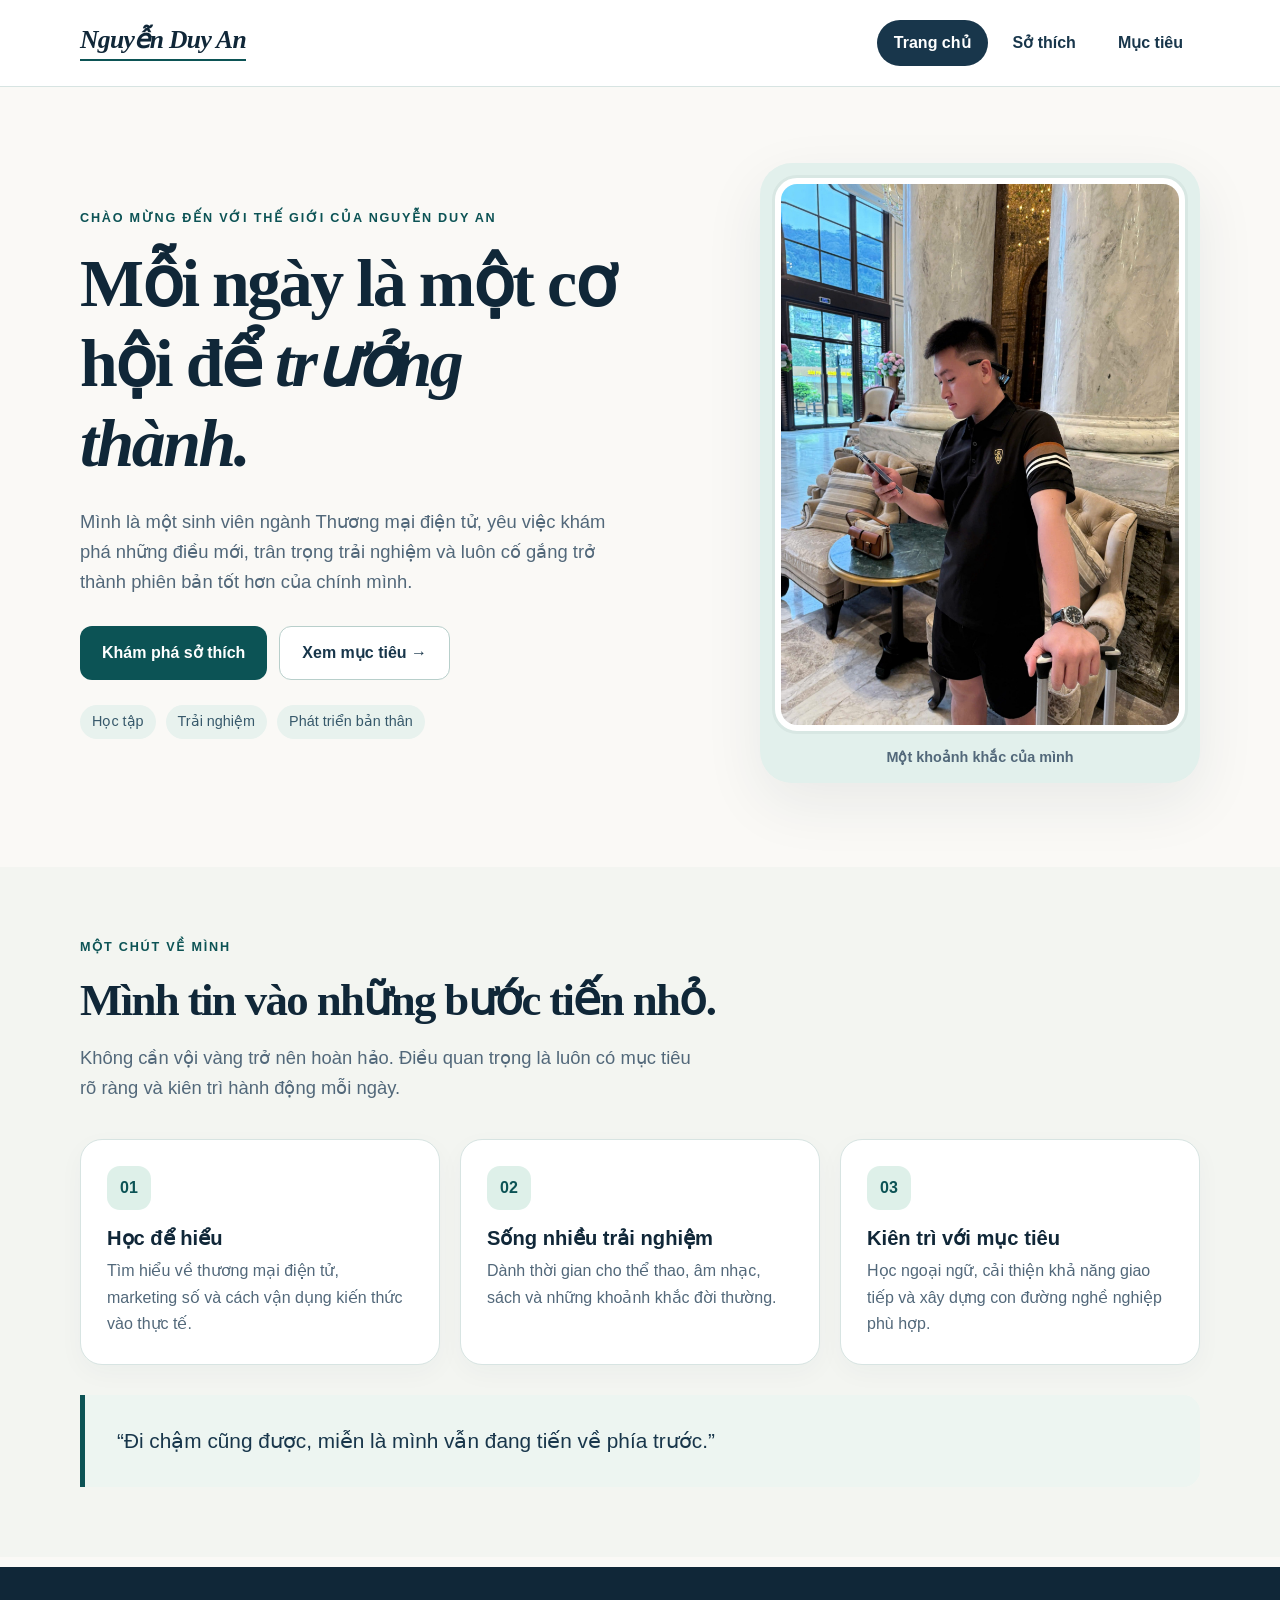
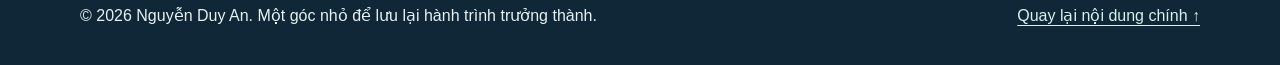
<file: my-website/index.html>
<!DOCTYPE html>
<html lang="vi">
<head>
  <meta charset="UTF-8">
  <meta name="viewport" content="width=device-width, initial-scale=1.0">
  <meta name="description" content="Trang chủ giới thiệu hành trình học tập, sở thích và mục tiêu của một sinh viên thương mại điện tử.">
  <title>Trang chủ | Nguyễn Duy An</title>
  <link rel="stylesheet" href="style.css">
</head>
<body>
  <a class="skip-link" href="#noi-dung-chinh">Chuyển đến nội dung chính</a>
  <header class="site-header">
    <div class="container header-inner">
      <a class="brand" href="index.html" aria-label="Nguyễn Duy An - về trang chủ">Nguyễn Duy An</a>
      <nav aria-label="Điều hướng chính">
        <ul class="nav-list">
          <li><a href="index.html" aria-current="page">Trang chủ</a></li>
          <li><a href="hobbies.html">Sở thích</a></li>
          <li><a href="goals.html">Mục tiêu</a></li>
        </ul>
      </nav>
    </div>
  </header>
  <main id="noi-dung-chinh" tabindex="-1">
    <section class="container hero" aria-labelledby="hero-title">
      <div class="hero-copy">
        <p class="eyebrow">Chào mừng đến với thế giới của Nguyễn Duy An</p>
        <h1 id="hero-title">Mỗi ngày là một cơ hội để <em>trưởng thành.</em></h1>
        <p class="lead">Mình là một sinh viên ngành Thương mại điện tử, yêu việc khám phá những điều mới, trân trọng trải nghiệm và luôn cố gắng trở thành phiên bản tốt hơn của chính mình.</p>
        <div class="button-row">
          <a class="button button-primary" href="hobbies.html">Khám phá sở thích</a>
          <a class="button button-secondary" href="goals.html">Xem mục tiêu →</a>
        </div>
        <div class="mini-info" role="group" aria-label="Chủ đề chính"><span>Học tập</span><span>Trải nghiệm</span><span>Phát triển bản thân</span></div>
      </div>
      <figure class="hero-art hero-photo"><img src="images/anh-ca-nhan.jpg" alt="Ảnh cá nhân: một người mặc áo polo đen, đứng trong sảnh và cầm điện thoại" width="1508" height="2048"><figcaption>Một khoảnh khắc của mình</figcaption></figure>
    </section>
    <section class="section section-alt" aria-labelledby="about-title">
      <div class="container">
        <div class="section-intro">
          <p class="eyebrow">Một chút về mình</p>
          <h2 id="about-title">Mình tin vào những bước tiến nhỏ.</h2>
          <p class="lead">Không cần vội vàng trở nên hoàn hảo. Điều quan trọng là luôn có mục tiêu rõ ràng và kiên trì hành động mỗi ngày.</p>
        </div>
        <div class="feature-grid">
          <article class="feature-card"><span class="feature-number" aria-hidden="true">01</span><h3>Học để hiểu</h3><p>Tìm hiểu về thương mại điện tử, marketing số và cách vận dụng kiến thức vào thực tế.</p></article>
          <article class="feature-card"><span class="feature-number" aria-hidden="true">02</span><h3>Sống nhiều trải nghiệm</h3><p>Dành thời gian cho thể thao, âm nhạc, sách và những khoảnh khắc đời thường.</p></article>
          <article class="feature-card"><span class="feature-number" aria-hidden="true">03</span><h3>Kiên trì với mục tiêu</h3><p>Học ngoại ngữ, cải thiện khả năng giao tiếp và xây dựng con đường nghề nghiệp phù hợp.</p></article>
        </div>
        <div class="quote-strip"><p>“Đi chậm cũng được, miễn là mình vẫn đang tiến về phía trước.”</p></div>
      </div>
    </section>
  </main>
  <footer class="site-footer">
    <div class="container footer-inner">
      <p>© 2026 Nguyễn Duy An. Một góc nhỏ để lưu lại hành trình trưởng thành.</p>
      <p><a href="#noi-dung-chinh">Quay lại nội dung chính ↑</a></p>
    </div>
  </footer>
</body>
</html>
</file>
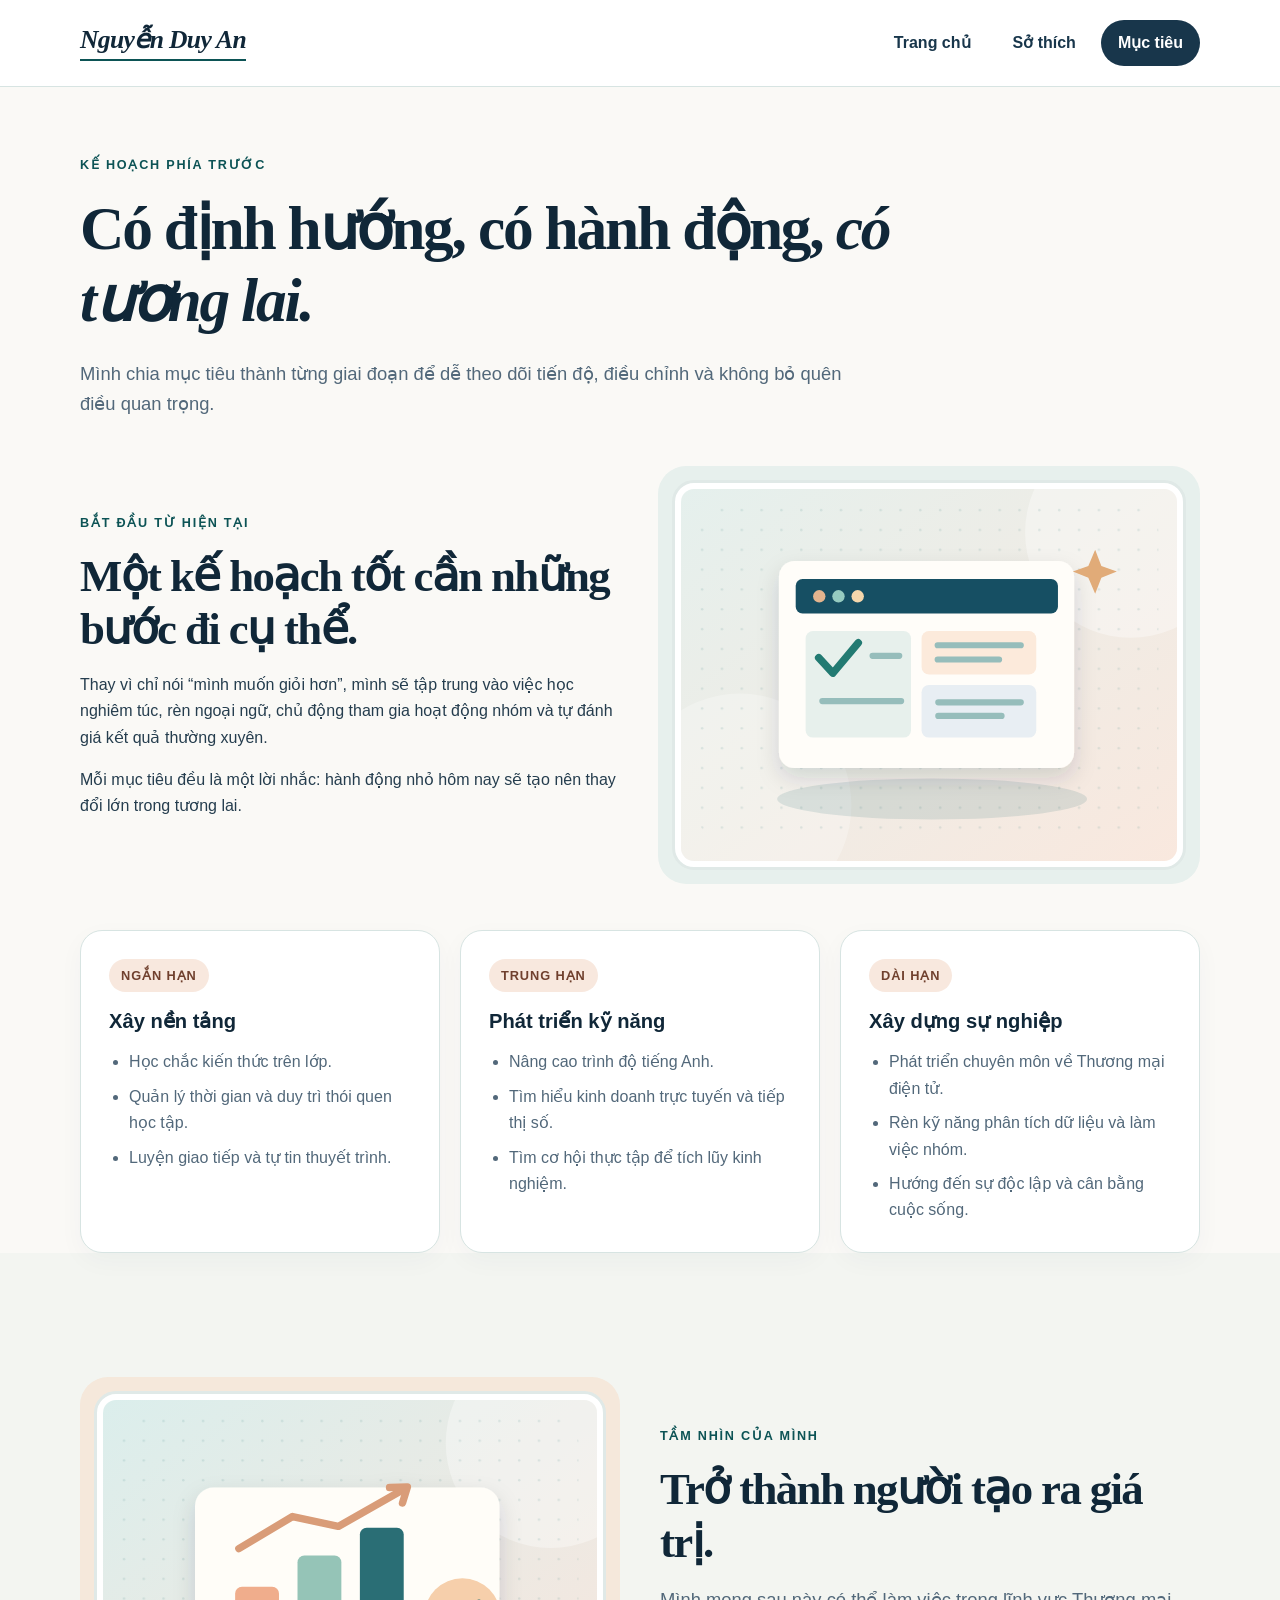
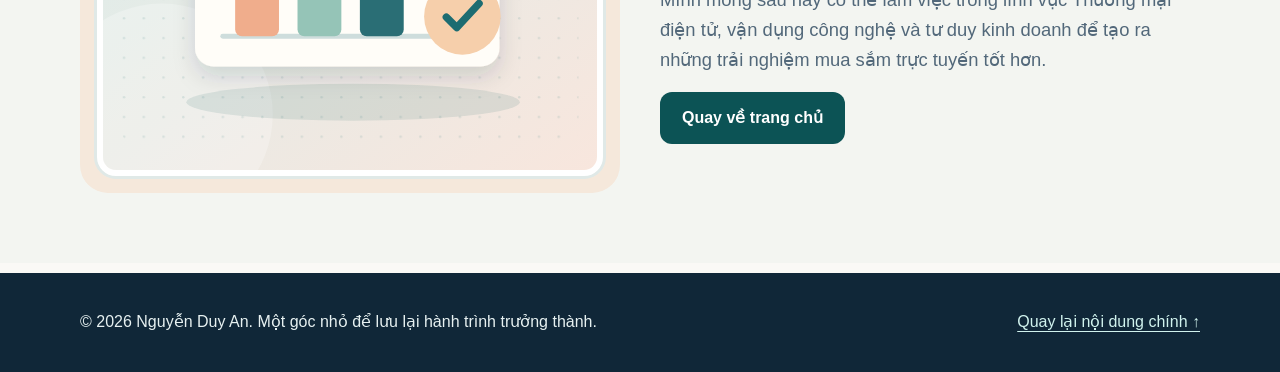
<file: my-website/goals.html>
<!DOCTYPE html>
<html lang="vi">
<head>
  <meta charset="UTF-8">
  <meta name="viewport" content="width=device-width, initial-scale=1.0">
  <meta name="description" content="Mục tiêu học tập, kỹ năng và định hướng nghề nghiệp trong lĩnh vực thương mại điện tử.">
  <title>Mục tiêu | Nguyễn Duy An</title>
  <link rel="stylesheet" href="style.css">
</head>
<body>
  <a class="skip-link" href="#noi-dung-chinh">Chuyển đến nội dung chính</a>
  <header class="site-header">
    <div class="container header-inner">
      <a class="brand" href="index.html" aria-label="Nguyễn Duy An - về trang chủ">Nguyễn Duy An</a>
      <nav aria-label="Điều hướng chính">
        <ul class="nav-list">
          <li><a href="index.html">Trang chủ</a></li>
          <li><a href="hobbies.html">Sở thích</a></li>
          <li><a href="goals.html" aria-current="page">Mục tiêu</a></li>
        </ul>
      </nav>
    </div>
  </header>
  <main id="noi-dung-chinh" tabindex="-1">
    <section class="container" aria-labelledby="goals-title">
      <div class="page-heading">
        <p class="eyebrow">Kế hoạch phía trước</p>
        <h1 id="goals-title">Có định hướng, có hành động, <em>có tương lai.</em></h1>
        <p class="lead">Mình chia mục tiêu thành từng giai đoạn để dễ theo dõi tiến độ, điều chỉnh và không bỏ quên điều quan trọng.</p>
      </div>
      <div class="goal-intro">
        <div class="goal-intro-text">
          <p class="eyebrow">Bắt đầu từ hiện tại</p>
          <h2>Một kế hoạch tốt cần những bước đi cụ thể.</h2>
          <p>Thay vì chỉ nói “mình muốn giỏi hơn”, mình sẽ tập trung vào việc học nghiêm túc, rèn ngoại ngữ, chủ động tham gia hoạt động nhóm và tự đánh giá kết quả thường xuyên.</p>
          <p>Mỗi mục tiêu đều là một lời nhắc: hành động nhỏ hôm nay sẽ tạo nên thay đổi lớn trong tương lai.</p>
        </div>
        <div class="goal-intro-image"><img src="images/hoc-tap.svg" alt="Minh họa bảng kế hoạch học tập có nhiệm vụ và dấu tích hoàn thành" width="800" height="600"></div>
      </div>
      <div class="goal-grid">
        <article class="goal-card"><span class="goal-period">Ngắn hạn</span><h3>Xây nền tảng</h3><ul><li>Học chắc kiến thức trên lớp.</li><li>Quản lý thời gian và duy trì thói quen học tập.</li><li>Luyện giao tiếp và tự tin thuyết trình.</li></ul></article>
        <article class="goal-card"><span class="goal-period">Trung hạn</span><h3>Phát triển kỹ năng</h3><ul><li>Nâng cao trình độ tiếng Anh.</li><li>Tìm hiểu kinh doanh trực tuyến và tiếp thị số.</li><li>Tìm cơ hội thực tập để tích lũy kinh nghiệm.</li></ul></article>
        <article class="goal-card"><span class="goal-period">Dài hạn</span><h3>Xây dựng sự nghiệp</h3><ul><li>Phát triển chuyên môn về Thương mại điện tử.</li><li>Rèn kỹ năng phân tích dữ liệu và làm việc nhóm.</li><li>Hướng đến sự độc lập và cân bằng cuộc sống.</li></ul></article>
      </div>
    </section>
    <section class="section section-alt" aria-labelledby="vision-title">
      <div class="container goal-vision">
        <div class="goal-intro-image"><img src="images/su-nghiep.svg" alt="Minh họa biểu đồ tăng trưởng, mũi tên hướng lên và biểu tượng hoàn thành" width="800" height="600"></div>
        <div>
          <p class="eyebrow">Tầm nhìn của mình</p>
          <h2 id="vision-title">Trở thành người tạo ra giá trị.</h2>
          <p class="lead">Mình mong sau này có thể làm việc trong lĩnh vực Thương mại điện tử, vận dụng công nghệ và tư duy kinh doanh để tạo ra những trải nghiệm mua sắm trực tuyến tốt hơn.</p>
          <a class="button button-primary" href="index.html">Quay về trang chủ</a>
        </div>
      </div>
    </section>
  </main>
  <footer class="site-footer">
    <div class="container footer-inner">
      <p>© 2026 Nguyễn Duy An. Một góc nhỏ để lưu lại hành trình trưởng thành.</p>
      <p><a href="#noi-dung-chinh">Quay lại nội dung chính ↑</a></p>
    </div>
  </footer>
</body>
</html>
</file>
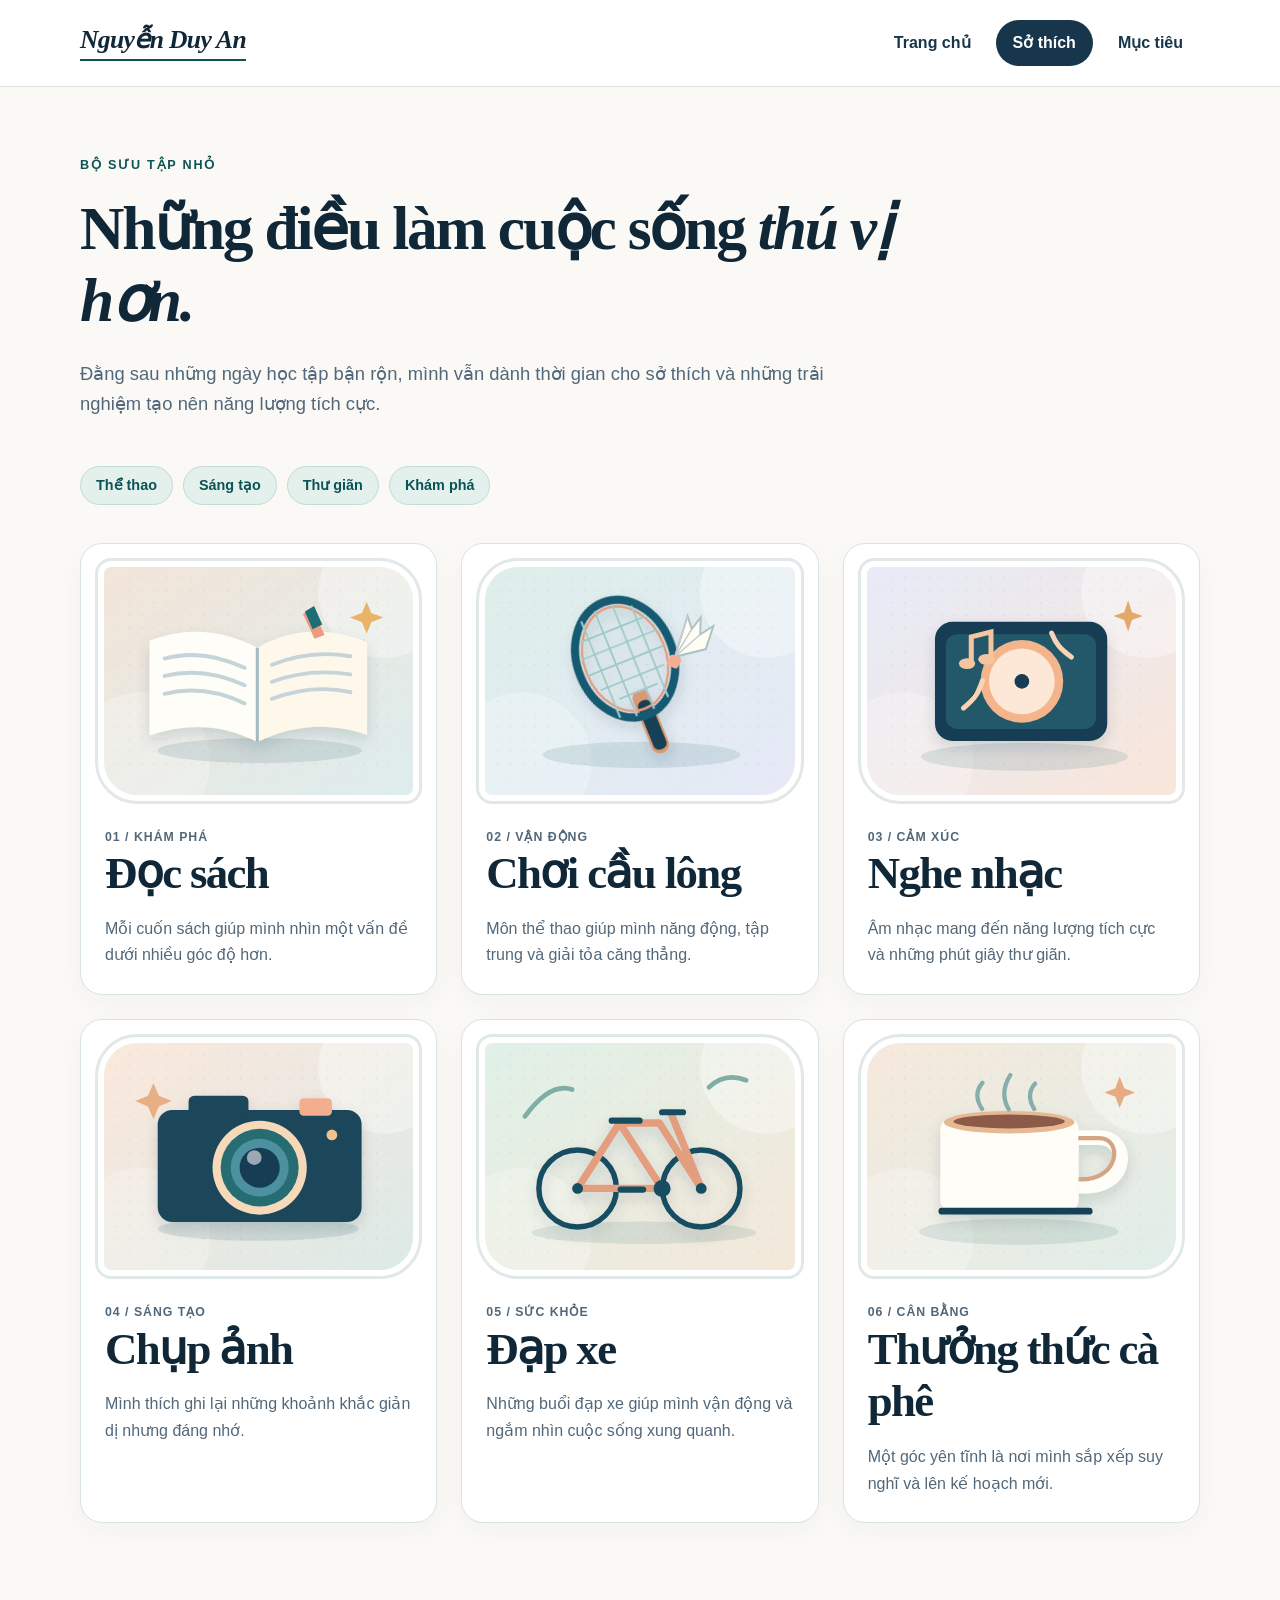
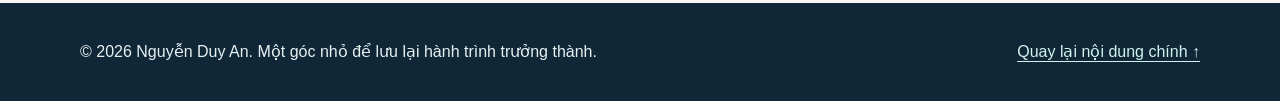
<file: my-website/hobbies.html>
<!DOCTYPE html>
<html lang="vi">
<head>
  <meta charset="UTF-8">
  <meta name="viewport" content="width=device-width, initial-scale=1.0">
  <meta name="description" content="Sáu sở thích trong cuộc sống: sách, cầu lông, âm nhạc, chụp ảnh, đạp xe và cà phê.">
  <title>Sở thích | Nguyễn Duy An</title>
  <link rel="stylesheet" href="style.css">
</head>
<body>
  <a class="skip-link" href="#noi-dung-chinh">Chuyển đến nội dung chính</a>
  <header class="site-header">
    <div class="container header-inner">
      <a class="brand" href="index.html" aria-label="Nguyễn Duy An - về trang chủ">Nguyễn Duy An</a>
      <nav aria-label="Điều hướng chính">
        <ul class="nav-list">
          <li><a href="index.html">Trang chủ</a></li>
          <li><a href="hobbies.html" aria-current="page">Sở thích</a></li>
          <li><a href="goals.html">Mục tiêu</a></li>
        </ul>
      </nav>
    </div>
  </header>
  <main id="noi-dung-chinh" tabindex="-1">
    <section class="container" aria-labelledby="hobbies-title">
      <div class="page-heading">
        <p class="eyebrow">Bộ sưu tập nhỏ</p>
        <h1 id="hobbies-title">Những điều làm cuộc sống <em>thú vị hơn.</em></h1>
        <p class="lead">Đằng sau những ngày học tập bận rộn, mình vẫn dành thời gian cho sở thích và những trải nghiệm tạo nên năng lượng tích cực.</p>
      </div>
      <div class="interest-tags" role="group" aria-label="Các nhóm sở thích"><span>Thể thao</span><span>Sáng tạo</span><span>Thư giãn</span><span>Khám phá</span></div>
      <div class="gallery-grid">
        <article class="gallery-card">
          <div class="gallery-picture"><img src="images/doc-sach.svg" alt="Minh họa cuốn sách mở với các trang chữ" width="800" height="600"></div>
          <div class="gallery-body"><p class="gallery-label">01 / Khám phá</p><h2>Đọc sách</h2><p>Mỗi cuốn sách giúp mình nhìn một vấn đề dưới nhiều góc độ hơn.</p></div>
        </article>
        <article class="gallery-card">
          <div class="gallery-picture"><img src="images/cau-long.svg" alt="Minh họa vợt và quả cầu lông" width="800" height="600"></div>
          <div class="gallery-body"><p class="gallery-label">02 / Vận động</p><h2>Chơi cầu lông</h2><p>Môn thể thao giúp mình năng động, tập trung và giải tỏa căng thẳng.</p></div>
        </article>
        <article class="gallery-card">
          <div class="gallery-picture"><img src="images/am-nhac.svg" alt="Minh họa máy nghe đĩa nhạc với nốt nhạc" width="800" height="600"></div>
          <div class="gallery-body"><p class="gallery-label">03 / Cảm xúc</p><h2>Nghe nhạc</h2><p>Âm nhạc mang đến năng lượng tích cực và những phút giây thư giãn.</p></div>
        </article>
        <article class="gallery-card">
          <div class="gallery-picture"><img src="images/chup-anh.svg" alt="Minh họa máy ảnh với ống kính lớn" width="800" height="600"></div>
          <div class="gallery-body"><p class="gallery-label">04 / Sáng tạo</p><h2>Chụp ảnh</h2><p>Mình thích ghi lại những khoảnh khắc giản dị nhưng đáng nhớ.</p></div>
        </article>
        <article class="gallery-card">
          <div class="gallery-picture"><img src="images/dap-xe.svg" alt="Minh họa chiếc xe đạp hai bánh" width="800" height="600"></div>
          <div class="gallery-body"><p class="gallery-label">05 / Sức khỏe</p><h2>Đạp xe</h2><p>Những buổi đạp xe giúp mình vận động và ngắm nhìn cuộc sống xung quanh.</p></div>
        </article>
        <article class="gallery-card">
          <div class="gallery-picture"><img src="images/ca-phe.svg" alt="Minh họa tách cà phê nóng trên chiếc đĩa" width="800" height="600"></div>
          <div class="gallery-body"><p class="gallery-label">06 / Cân bằng</p><h2>Thưởng thức cà phê</h2><p>Một góc yên tĩnh là nơi mình sắp xếp suy nghĩ và lên kế hoạch mới.</p></div>
        </article>
      </div>
    </section>
  </main>
  <footer class="site-footer">
    <div class="container footer-inner">
      <p>© 2026 Nguyễn Duy An. Một góc nhỏ để lưu lại hành trình trưởng thành.</p>
      <p><a href="#noi-dung-chinh">Quay lại nội dung chính ↑</a></p>
    </div>
  </footer>
</body>
</html>
</file>
<file: my-website/style.css>
/* NGUYỄN DUY AN - CSS CHUNG CHO 3 TRANG */
:root {
  --navy: #18364b;
  --navy-deep: #102738;
  --teal: #116c6a;
  --teal-dark: #0c5355;
  --ink: #253d4e;
  --muted: #52687a;
  --paper: #faf9f6;
  --cream: #f3f5f1;
  --white: #ffffff;
  --line: #d7e4e2;
  --peach: #f8e5da;
  --shadow: 0 20px 60px rgba(27, 54, 69, .08);
}
* { box-sizing: border-box; }
html { scroll-behavior: smooth; }
body { margin: 0; font-family: "Segoe UI", Arial, sans-serif; line-height: 1.65; color: var(--ink); background: var(--paper); }

/* 2. SKIP TO MAIN CONTENT: an binh thuong, chi hien khi focus bang Tab */
.skip-link { position: absolute; top: -100px; left: 14px; z-index: 1000; padding: 12px 18px; background: var(--navy-deep); color: white; border-radius: 8px; font-weight: 700; }
.skip-link:focus { position: absolute; top: 12px; left: 14px; outline: 3px solid #f4b47a; outline-offset: 3px; }

/* 3 + 6. NAVIGATION dung Flex va nhieu thuoc tinh CSS */
.site-header { background: rgba(255,255,255,.98); border-bottom: 1px solid var(--line); }
.container { width: min(1120px, calc(100% - 40px)); margin-inline: auto; }
.header-inner { display: flex; align-items: center; justify-content: space-between; gap: 24px; min-height: 86px; }
.brand { text-decoration: none; display: inline-block; color: var(--navy-deep); font-family: "Times New Roman", Georgia, serif; font-size: clamp(1.55rem, 2vw, 1.95rem); font-weight: 700; font-style: italic; letter-spacing: -.025em; line-height: 1.2; padding-bottom: 4px; border-bottom: 2px solid var(--teal-dark); transition: color .25s ease, border-color .25s ease; }
.brand:hover { color: var(--teal-dark); border-color: var(--navy-deep); }
.nav-list { list-style: none; padding: 0; margin: 0; display: flex; flex-wrap: wrap; gap: 8px; align-items: center; }
.nav-list a { display: block; text-decoration: none; color: var(--navy); padding: 10px 17px; font-weight: 700; border-radius: 999px; transition: color .25s ease, background .25s ease, transform .25s ease; }
.nav-list a:hover { color: white; background: var(--teal-dark); transform: translateY(-2px); }
.nav-list a[aria-current="page"] { color: white; background: var(--navy); }
a:focus-visible { outline: 3px solid #c27a2e; outline-offset: 4px; }

/* TYPOGRAPHY + HERO */
h1, h2, h3 { color: var(--navy-deep); line-height: 1.18; margin-top: 0; }
h1, h2 { font-family: "Times New Roman", Georgia, serif; letter-spacing: -.036em; }
h1 { font-size: clamp(2.7rem, 5.3vw, 4.65rem); margin-bottom: 22px; }
h2 { font-size: clamp(2rem, 3.5vw, 3rem); margin-bottom: 16px; }
h3 { font-size: 1.26rem; margin-bottom: 8px; }
p { margin: 0 0 16px; }
.eyebrow { margin-bottom: 16px; color: var(--teal-dark); text-transform: uppercase; font-size: .79rem; font-weight: 800; letter-spacing: .14em; }
.lead { font-size: 1.15rem; color: var(--muted); max-width: 620px; }
.hero { display: grid; grid-template-columns: minmax(0, 1.06fr) minmax(0, .94fr); gap: clamp(28px, 5vw, 70px); align-items: center; padding-block: 76px 84px; }
.hero-copy { max-width: 590px; }
.hero-art { background: #e2f0ec; padding: 15px; border-radius: 32px; box-shadow: var(--shadow); }
/* 4. Box model: TAT CA anh deu co border, padding, border-radius */
img { display: block; width: 100%; height: auto; border: 3px solid #e0e9e7; padding: 6px; border-radius: 22px; background: #ffffff; }
.hero-art img { border-color: #d8e7e3; border-radius: 25px; }

/* Ảnh cá nhân do học viên cung cấp: giữ nguyên file JPG, tỉ lệ và màu sắc gốc */
.hero-photo { width: 100%; max-width: 440px; justify-self: end; margin: 0; padding: 12px; }
.hero-photo img { width: 100%; height: auto; display: block; object-fit: contain; border-color: #d8e7e3; border-radius: 25px; }
.hero-photo figcaption { text-align: center; font-size: .9rem; font-weight: 600; color: var(--muted); padding: 12px 4px 2px; }

.button-row { display: flex; gap: 12px; flex-wrap: wrap; margin-top: 28px; }
.button { text-decoration: none; display: inline-flex; align-items: center; justify-content: center; padding: 13px 22px; border-radius: 12px; font-weight: 800; transition: transform .25s ease, background .25s ease, box-shadow .25s ease; }
.button:hover { transform: translateY(-3px); box-shadow: 0 12px 20px rgba(16,39,56,.13); }
.button-primary { background: var(--teal-dark); color: white; }
.button-primary:hover { background: var(--navy); }
.button-secondary { color: var(--navy); background: white; border: 1px solid #b8cfcb; }
.button-secondary:hover { background: #eaf3f1; }
.mini-info { display: flex; align-items: center; gap: 10px; flex-wrap: wrap; margin-top: 25px; }
.mini-info span { font-size: .9rem; color: #37596b; background: #e8f2ee; padding: 5px 12px; border-radius: 999px; }
.section { padding-block: 70px; }
.section-alt { background: var(--cream); }
.section-intro { max-width: 700px; margin-bottom: 35px; }
.section-intro.center { text-align: center; margin-inline: auto; }

/* 5. GRID voi >= 2 cot */
.feature-grid { display: grid; grid-template-columns: repeat(3, minmax(0, 1fr)); gap: 20px; }
.feature-card, .goal-card, .gallery-card { background: white; border: 1px solid var(--line); border-radius: 22px; box-shadow: 0 8px 26px rgba(20,53,73,.035); }
.feature-card { padding: 26px; }
.feature-number { display: inline-flex; align-items: center; justify-content: center; width: 44px; height: 44px; background: #def0e9; border-radius: 13px; color: var(--teal-dark); font-weight: 800; margin-bottom: 17px; }
.feature-card p, .goal-card p { color: var(--muted); margin-bottom: 0; }
.quote-strip { display: flex; align-items: center; gap: 18px; padding: 29px 32px; border-left: 5px solid var(--teal-dark); border-radius: 0 17px 17px 0; background: #edf5f1; margin-block: 30px 0; }
.quote-strip p { margin: 0; color: var(--navy); font-family: "Segoe UI", Arial, sans-serif; font-size: 1.3rem; letter-spacing: normal; }
.page-heading { padding-block: 68px 30px; max-width: 850px; }
.page-heading h1 { font-size: clamp(2.45rem, 4.8vw, 4.3rem); }
.page-heading .lead { max-width: 770px; }

/* 5. Gallery GRID: 3 cot tren man hinh rong, 2 cot tren tablet */
.gallery-grid { display: grid; grid-template-columns: repeat(3, minmax(0, 1fr)); gap: 24px; padding-bottom: 70px; }
.gallery-card { overflow: hidden; transition: transform .3s ease, box-shadow .3s ease; }
/* 7. Hieu ung hover */
.gallery-card:hover { transform: translateY(-7px); box-shadow: var(--shadow); }
.gallery-picture { padding: 14px 14px 0; }
.gallery-card img { aspect-ratio: 4/3; object-fit: cover; transition: transform .3s ease; }
.gallery-card:hover img { transform: scale(1.025); }
/* 8. nth-child: anh chan/le co goc bo khac nhau */
.gallery-card:nth-child(odd) img { border-radius: 16px 42px 16px 42px; }
.gallery-card:nth-child(even) img { border-radius: 42px 16px 42px 16px; }
.gallery-body { padding: 23px 24px 25px; }
.gallery-label { color: var(--teal-dark); letter-spacing: .08em; text-transform: uppercase; font-size: .77rem; font-weight: 800; margin-bottom: 8px; }
.gallery-body p { color: var(--muted); margin-bottom: 0; }
.interest-tags { display: flex; flex-wrap: wrap; gap: 10px; padding-bottom: 38px; }
.interest-tags span { background: #e4f0ec; color: var(--teal-dark); border: 1px solid #c1dcd6; border-radius: 999px; padding: 7px 15px; font-weight: 700; font-size: .9rem; }

/* GOALS PAGE */
.goal-intro { display: grid; grid-template-columns: 1fr 1fr; gap: 36px; align-items: center; margin-bottom: 46px; }
.goal-intro-text { max-width: 580px; }
.goal-intro-image { background: #e7f0ed; padding: 14px; border-radius: 28px; }
.goal-grid { display: grid; grid-template-columns: repeat(3, minmax(0, 1fr)); gap: 20px; }
.goal-card { padding: 28px; position: relative; }
.goal-period { display: inline-block; margin-bottom: 18px; border-radius: 100px; font-size: .8rem; text-transform: uppercase; letter-spacing: .07em; background: #f8e8de; color: #70402e; padding: 6px 12px; font-weight: 800; }
.goal-card ul { padding-left: 20px; color: var(--muted); margin-bottom: 0; }
.goal-card li + li { margin-top: 8px; }
.goal-vision { display: grid; grid-template-columns: minmax(0, 1fr) minmax(0, 1fr); gap: 40px; align-items: center; padding-top: 54px; }
.goal-vision .goal-intro-image { background: #f5e8db; }
.site-footer { background: var(--navy-deep); color: #e7f1f1; padding: 36px 0; margin-top: 10px; }
.footer-inner { display: flex; justify-content: space-between; gap: 18px; align-items: center; flex-wrap: wrap; }
.footer-inner p { margin: 0; }
.footer-inner a { color: #d1f3ee; text-underline-offset: 4px; }
.footer-inner a:hover { color: white; }

@media (max-width: 870px) {
  .hero, .goal-intro, .goal-vision { grid-template-columns: 1fr; }
  .hero { padding-block: 50px; }
  .hero-art { max-width: 640px; }
  .hero-photo { justify-self: center; max-width: 420px; }
  .gallery-grid { grid-template-columns: repeat(2, minmax(0, 1fr)); }
  .feature-grid, .goal-grid { grid-template-columns: 1fr 1fr; }
}
@media (max-width: 560px) {
  .container { width: min(1120px, calc(100% - 28px)); }
  .header-inner { flex-direction: column; padding-block: 16px; gap: 13px; }
  .nav-list { justify-content: center; gap: 4px; }
  .nav-list a { font-size: .9rem; padding: 8px 11px; }
  h1 { font-size: 2.5rem; }
  .section { padding-block: 48px; }
  .gallery-grid, .feature-grid, .goal-grid { grid-template-columns: 1fr; }
  .gallery-grid { gap: 18px; }
  .page-heading { padding-block: 46px 22px; }
  .goal-vision { gap: 24px; }
  .quote-strip { padding: 22px; }
}
@media (prefers-reduced-motion: reduce) {
  *, *::before, *::after { transition-duration: .01ms !important; animation-duration: .01ms !important; scroll-behavior: auto !important; }
}
</file>
